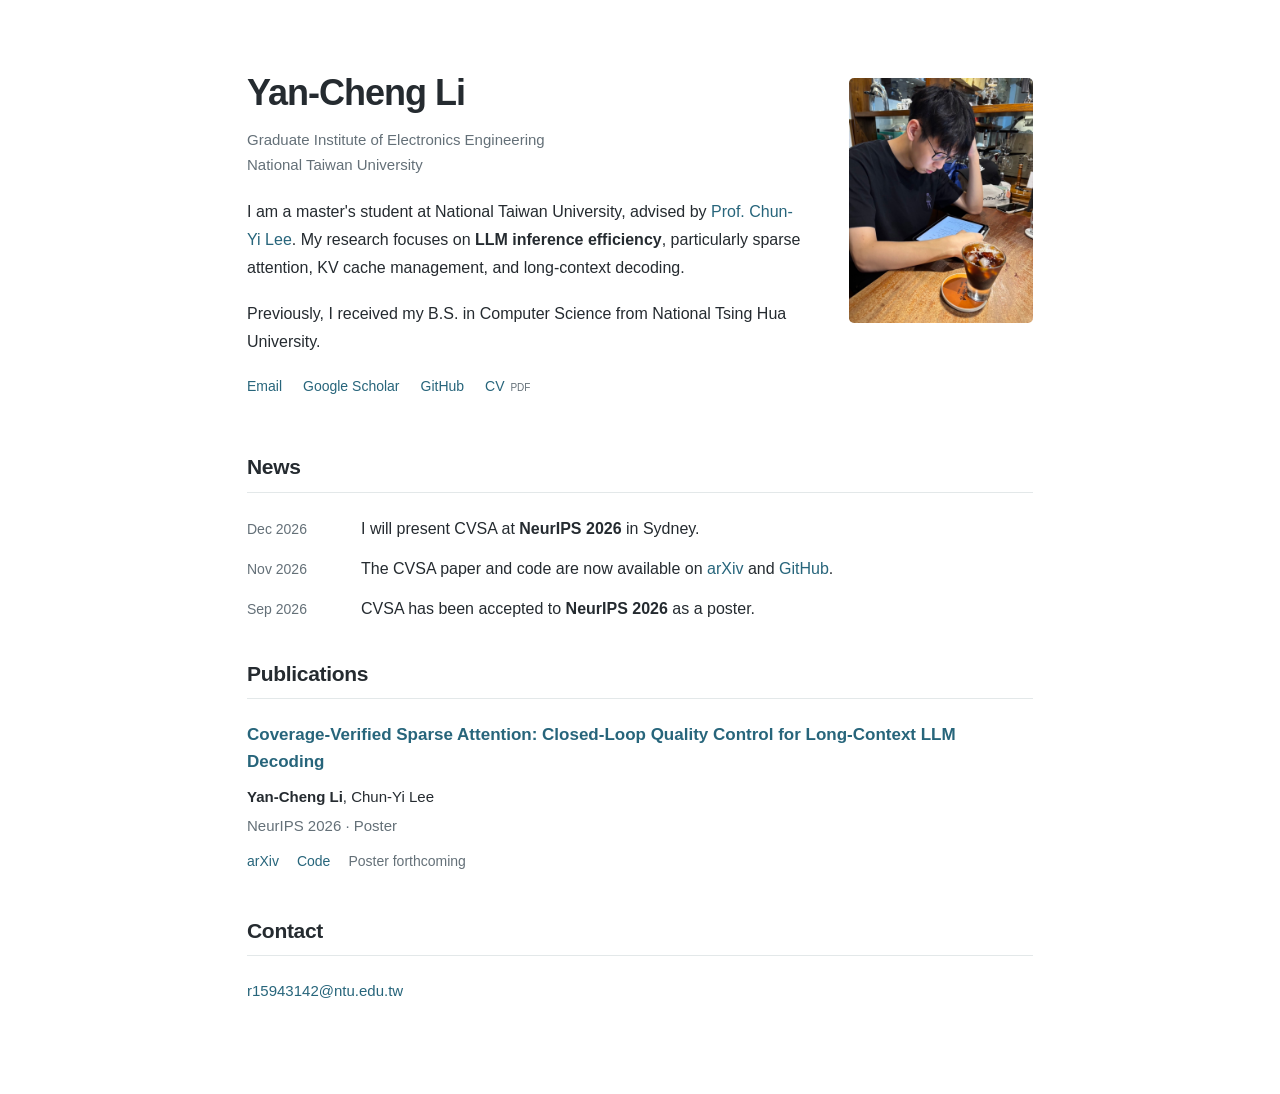
<file: index.html>
<!doctype html>
<html lang="en">
<head>
  <meta charset="utf-8">
  <meta name="viewport" content="width=device-width, initial-scale=1">
  <title>Yan-Cheng Li</title>
  <meta name="description" content="Yan-Cheng Li is a master's student at National Taiwan University researching LLM inference efficiency, sparse attention, and long-context decoding.">
  <link rel="stylesheet" href="style.css">
</head>
<body>
  <main>
    <header class="intro">
      <div>
        <h1>Yan-Cheng Li</h1>
        <p class="affiliation">Graduate Institute of Electronics Engineering<br>National Taiwan University</p>
        <p>I am a master's student at National Taiwan University, advised by <a href="https://elsalab.ai/">Prof. Chun-Yi Lee</a>. My research focuses on <strong>LLM inference efficiency</strong>, particularly sparse attention, KV cache management, and long-context decoding.</p>
        <p>Previously, I received my B.S. in Computer Science from National Tsing Hua University.</p>
        <nav aria-label="Profile links">
          <a href="mailto:r15943142@ntu.edu.tw">Email</a>
          <a href="https://scholar.google.com/citations?user=b6Edv_4AAAAJ">Google Scholar</a>
          <a href="https://github.com/DJ-Melvin">GitHub</a>
          <a href="assets/cv.pdf">CV <span class="format">PDF</span></a>
        </nav>
      </div>
      <img class="portrait" src="assets/portrait.jpg" alt="Yan-Cheng Li reading at a café" width="1108" height="1477">
    </header>

    <section aria-labelledby="news-title">
      <h2 id="news-title">News</h2>
      <div class="news-item">
        <time datetime="2026-12">Dec 2026</time>
        <p>I will present CVSA at <strong>NeurIPS 2026</strong> in Sydney.</p>
      </div>
      <div class="news-item">
        <time datetime="2026-11">Nov 2026</time>
        <p>The CVSA paper and code are now available on <a href="https://arxiv.org/abs/2611.10634">arXiv</a> and <a href="https://github.com/DJ-Melvin/coverage-verified-sparse-attention">GitHub</a>.</p>
      </div>
      <div class="news-item">
        <time datetime="2026-09">Sep 2026</time>
        <p>CVSA has been accepted to <strong>NeurIPS 2026</strong> as a poster.</p>
      </div>
    </section>

    <section aria-labelledby="publications-title">
      <h2 id="publications-title">Publications</h2>
      <article class="publication">
        <h3><a href="https://arxiv.org/abs/2611.10634">Coverage-Verified Sparse Attention: Closed-Loop Quality Control for Long-Context LLM Decoding</a></h3>
        <p class="authors"><strong>Yan-Cheng Li</strong>, Chun-Yi Lee</p>
        <p class="venue">NeurIPS 2026 · Poster</p>
        <div class="paper-links" aria-label="Publication resources">
          <a href="https://arxiv.org/abs/2611.10634">arXiv</a>
          <a href="https://github.com/DJ-Melvin/coverage-verified-sparse-attention">Code</a>
          <!-- Replace this text with a link once the poster is available. -->
          <span class="pending">Poster forthcoming</span>
        </div>
      </article>
    </section>

    <section class="contact" aria-labelledby="contact-title">
      <h2 id="contact-title">Contact</h2>
      <p><a href="mailto:r15943142@ntu.edu.tw">r15943142@ntu.edu.tw</a></p>
    </section>
  </main>
</body>
</html>
</file>
<file: style.css>
:root { color-scheme: light; --ink: #252b30; --muted: #647078; --link: #27657b; --line: #e3e8e9; }
* { box-sizing: border-box; }
body { margin: 0; background: #fff; color: var(--ink); font: 16px/1.75 -apple-system, BlinkMacSystemFont, "Segoe UI", sans-serif; }
main { max-width: 850px; margin: 0 auto; padding: 78px 32px 72px; }
a { color: var(--link); text-decoration: none; text-underline-offset: 4px; }
a:hover { text-decoration: underline; }
a:focus-visible { outline: 2px solid var(--link); outline-offset: 5px; border-radius: 2px; }
p { margin: 0 0 18px; }
strong { font-weight: 600; }
.intro { display: grid; grid-template-columns: minmax(0, 1fr) 184px; gap: 48px; align-items: start; margin-bottom: 54px; }
h1 { margin: -10px 0 10px; font-size: 36px; line-height: 1.4; font-weight: 650; letter-spacing: -1px; }
.affiliation { color: var(--muted); font-size: 15px; line-height: 1.65; margin-bottom: 20px; }
.portrait { display: block; width: 184px; height: 245px; object-fit: cover; border-radius: 5px; }
nav { display: flex; flex-wrap: wrap; column-gap: 21px; row-gap: 8px; font-size: 14px; }
.format { font-size: 10px; margin-left: 2px; color: var(--muted); }
section { margin-top: 36px; }
h2 { font-size: 21px; font-weight: 600; line-height: 1.4; margin: 0 0 22px; padding-bottom: 10px; border-bottom: 1px solid var(--line); letter-spacing: -.3px; }
.news-item { display: grid; grid-template-columns: 96px 1fr; gap: 18px; }
.news-item + .news-item { margin-top: 12px; }
time { color: var(--muted); font-size: 14px; padding-top: 2px; }
.news-item p { margin: 0; }
h3 { font-size: 17px; font-weight: 600; line-height: 1.6; margin: 0 0 8px; }
.authors, .venue { font-size: 15px; margin: 0 0 3px; }
.venue { color: var(--muted); }
.paper-links { display: flex; flex-wrap: wrap; gap: 18px; font-size: 14px; margin-top: 10px; }
.pending { color: var(--muted); }
.contact { margin-top: 42px; }
.contact p { font-size: 15px; }
@media (max-width: 600px) {
  main { padding: 40px 24px; }
  .intro { grid-template-columns: 1fr; gap: 24px; margin-bottom: 38px; }
  .portrait { grid-row: 1; width: 120px; height: 160px; }
  h1 { font-size: 32px; }
  .news-item { grid-template-columns: 1fr; gap: 3px; }
}
</file>
